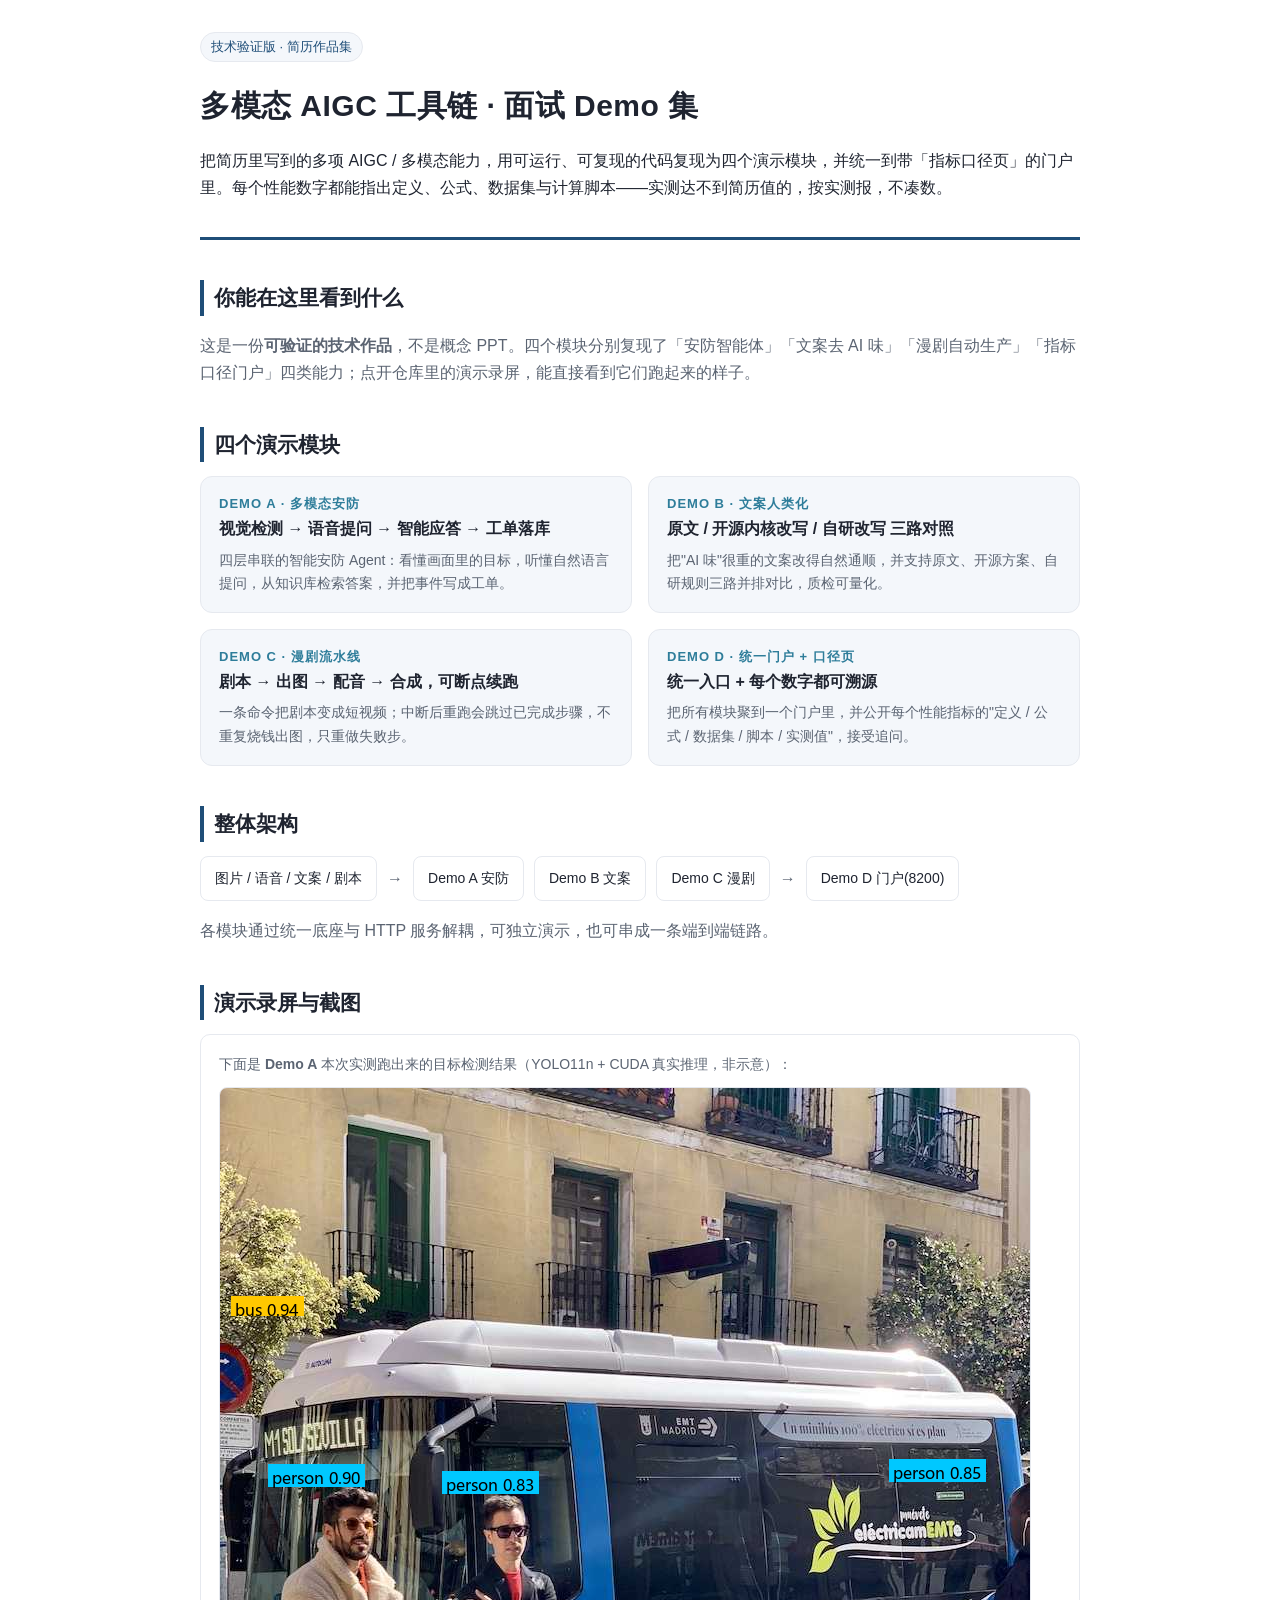
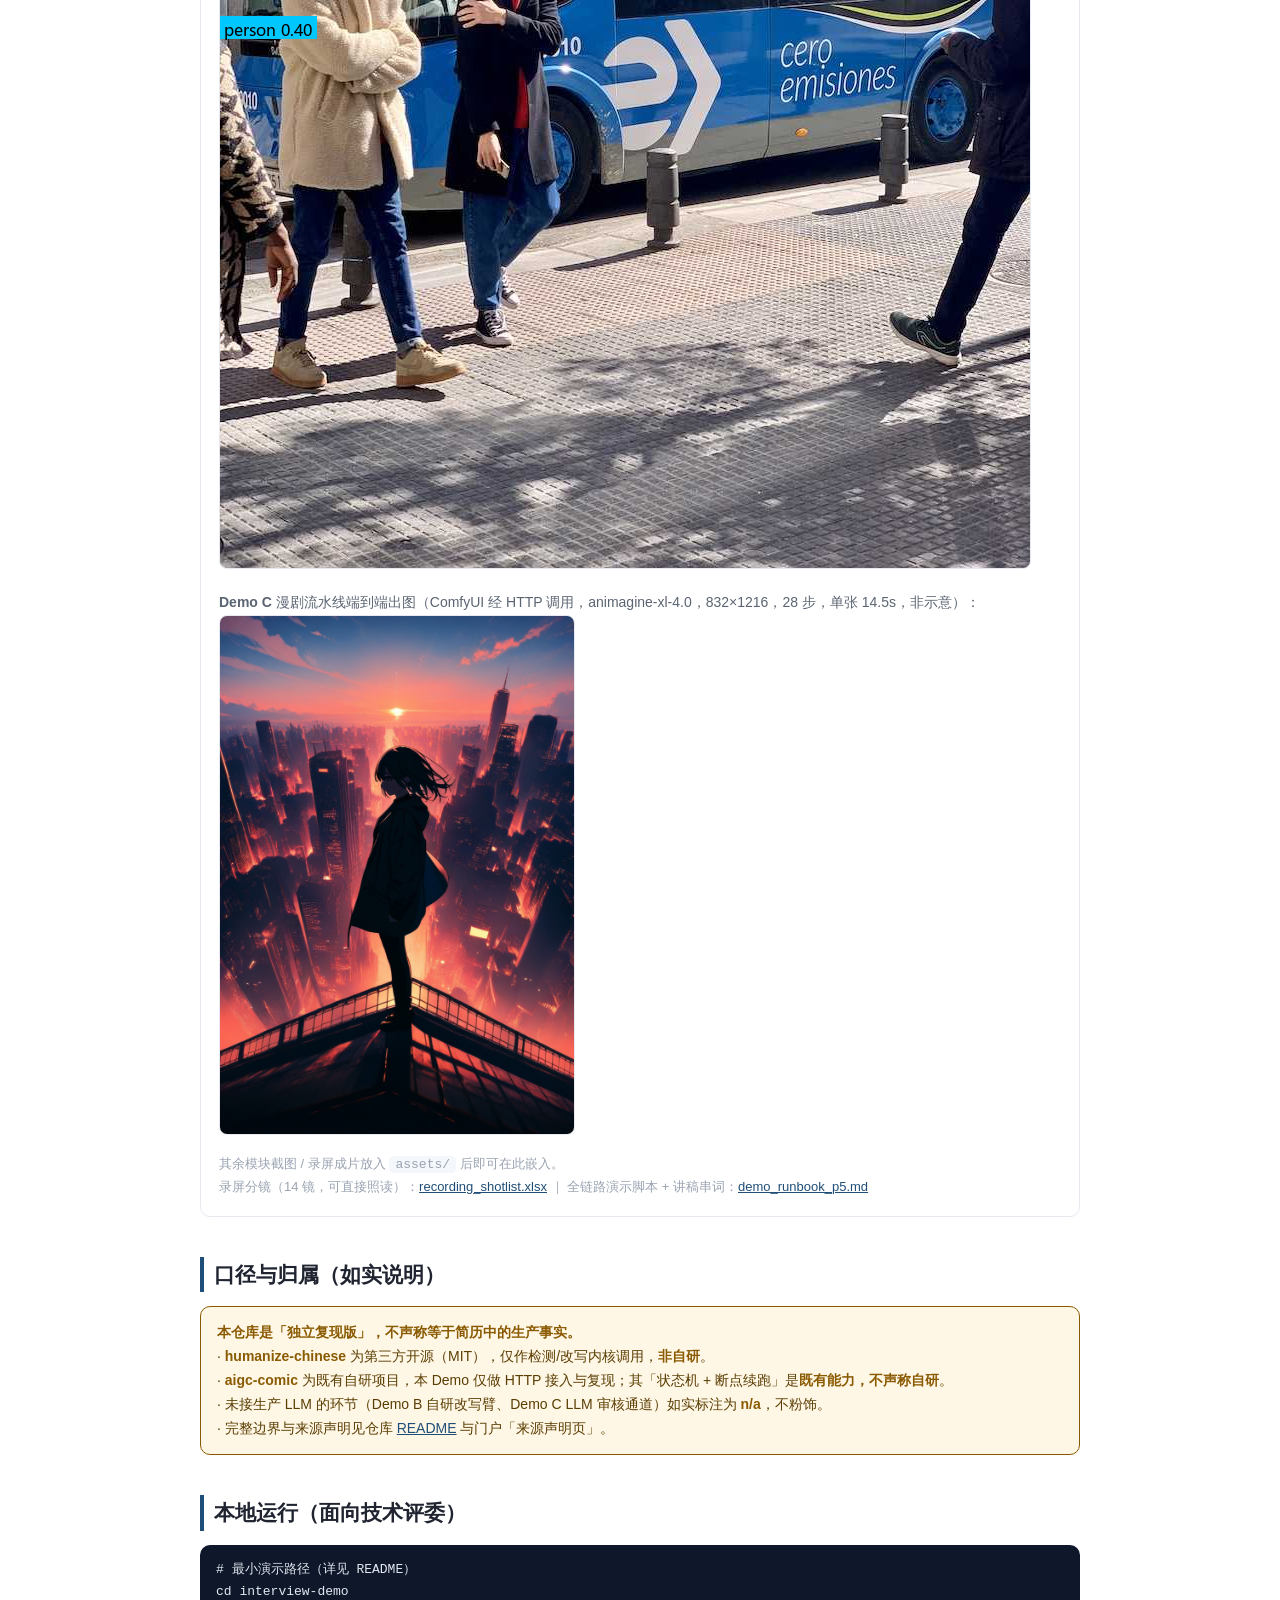
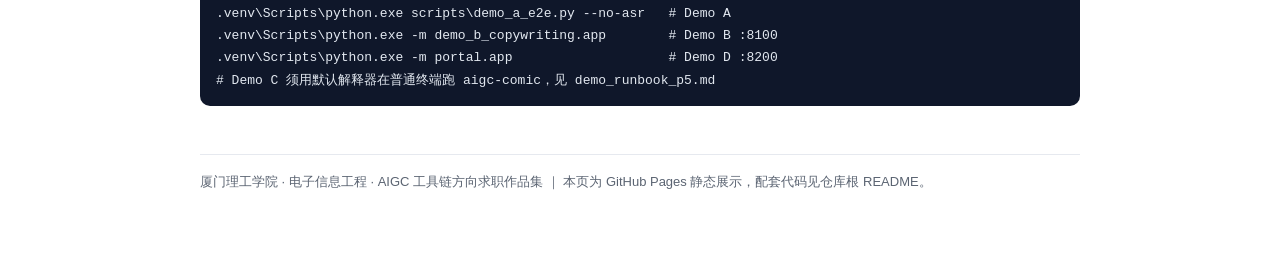
<file: index.html>
<!DOCTYPE html>
<html lang="zh-CN">
<head>
<meta charset="utf-8" />
<meta name="viewport" content="width=device-width, initial-scale=1" />
<title>面试 Demo 集 · 多模态 AIGC 工具链（技术验证版）</title>
<style>
  :root{
    --bg:#ffffff; --fg:#1f2430; --muted:#5b6472; --line:#e6e9ef;
    --brand:#1f4e78; --brand2:#2e7d9a; --soft:#f4f7fb; --warn:#8a5a00; --warnbg:#fff7e6;
  }
  *{box-sizing:border-box}
  body{margin:0;font-family:-apple-system,BlinkMacSystemFont,"Segoe UI","PingFang SC","Microsoft YaHei",sans-serif;
       color:var(--fg);background:var(--bg);line-height:1.7;}
  .wrap{max-width:920px;margin:0 auto;padding:32px 20px 64px;}
  header.hero{border-bottom:3px solid var(--brand);padding-bottom:20px;margin-bottom:28px;}
  .tag{display:inline-block;background:var(--soft);color:var(--brand);border:1px solid var(--line);
       padding:3px 10px;border-radius:999px;font-size:13px;margin-bottom:12px;}
  h1{font-size:30px;margin:6px 0 8px;letter-spacing:.5px;}
  h2{font-size:21px;margin:40px 0 14px;padding-left:10px;border-left:4px solid var(--brand);}
  h3{font-size:16px;margin:0 0 6px;}
  p{color:var(--muted);}
  .lead{font-size:16px;color:var(--fg);}
  .cards{display:grid;grid-template-columns:1fr 1fr;gap:16px;}
  .card{border:1px solid var(--line);border-radius:12px;padding:16px 18px;background:var(--soft);}
  .card .k{font-size:13px;color:var(--brand2);font-weight:600;letter-spacing:1px;}
  .card p{margin:6px 0 0;font-size:14px;}
  .arch{display:flex;flex-wrap:wrap;gap:10px;align-items:center;margin:10px 0;}
  .box{border:1px solid var(--line);border-radius:8px;padding:10px 14px;background:#fff;font-size:14px;}
  .arrow{color:var(--muted);}
  .note{border:1px solid var(--warn);background:var(--warnbg);border-radius:10px;padding:14px 16px;font-size:14px;color:#5a3d00;}
  .note b{color:var(--warn);}
  .media{border:1px dashed var(--line);border-radius:10px;padding:18px;text-align:center;color:var(--muted);font-size:14px;}
  pre{background:#0f172a;color:#e2e8f0;padding:14px 16px;border-radius:10px;overflow:auto;font-size:13px;}
  code{background:var(--soft);padding:1px 6px;border-radius:5px;font-size:13px;}
  footer{margin-top:48px;border-top:1px solid var(--line);padding-top:16px;font-size:13px;color:var(--muted);}
  a{color:var(--brand);}
  @media (max-width:640px){.cards{grid-template-columns:1fr;}}
</style>
</head>
<body>
<div class="wrap">

  <header class="hero">
    <span class="tag">技术验证版 · 简历作品集</span>
    <h1>多模态 AIGC 工具链 · 面试 Demo 集</h1>
    <p class="lead">把简历里写到的多项 AIGC / 多模态能力，用可运行、可复现的代码复现为四个演示模块，并统一到带「指标口径页」的门户里。每个性能数字都能指出定义、公式、数据集与计算脚本——实测达不到简历值的，按实测报，不凑数。</p>
  </header>

  <h2>你能在这里看到什么</h2>
  <p>这是一份<b>可验证的技术作品</b>，不是概念 PPT。四个模块分别复现了「安防智能体」「文案去 AI 味」「漫剧自动生产」「指标口径门户」四类能力；点开仓库里的演示录屏，能直接看到它们跑起来的样子。</p>

  <h2>四个演示模块</h2>
  <div class="cards">
    <div class="card">
      <div class="k">DEMO A · 多模态安防</div>
      <h3>视觉检测 → 语音提问 → 智能应答 → 工单落库</h3>
      <p>四层串联的智能安防 Agent：看懂画面里的目标，听懂自然语言提问，从知识库检索答案，并把事件写成工单。</p>
    </div>
    <div class="card">
      <div class="k">DEMO B · 文案人类化</div>
      <h3>原文 / 开源内核改写 / 自研改写 三路对照</h3>
      <p>把"AI 味"很重的文案改得自然通顺，并支持原文、开源方案、自研规则三路并排对比，质检可量化。</p>
    </div>
    <div class="card">
      <div class="k">DEMO C · 漫剧流水线</div>
      <h3>剧本 → 出图 → 配音 → 合成，可断点续跑</h3>
      <p>一条命令把剧本变成短视频；中断后重跑会跳过已完成步骤，不重复烧钱出图，只重做失败步。</p>
    </div>
    <div class="card">
      <div class="k">DEMO D · 统一门户 + 口径页</div>
      <h3>统一入口 + 每个数字都可溯源</h3>
      <p>把所有模块聚到一个门户里，并公开每个性能指标的"定义 / 公式 / 数据集 / 脚本 / 实测值"，接受追问。</p>
    </div>
  </div>

  <h2>整体架构</h2>
  <div class="arch">
    <span class="box">图片 / 语音 / 文案 / 剧本</span>
    <span class="arrow">→</span>
    <span class="box">Demo A 安防</span>
    <span class="box">Demo B 文案</span>
    <span class="box">Demo C 漫剧</span>
    <span class="arrow">→</span>
    <span class="box">Demo D 门户(8200)</span>
  </div>
  <p>各模块通过统一底座与 HTTP 服务解耦，可独立演示，也可串成一条端到端链路。</p>

  <h2>演示录屏与截图</h2>
  <div class="media" style="border-style:solid;text-align:left">
    <p style="margin:0 0 10px">下面是 <b>Demo A</b> 本次实测跑出来的目标检测结果（YOLO11n + CUDA 真实推理，非示意）：</p>
    <img src="./assets/demo_a_detected.png" alt="Demo A 检测图" style="max-width:100%;border-radius:8px;border:1px solid var(--line)" />
    <p style="margin:14px 0 0"><b>Demo C</b> 漫剧流水线端到端出图（ComfyUI 经 HTTP 调用，animagine-xl-4.0，832×1216，28 步，单张 14.5s，非示意）：</p>
    <img src="./assets/demo_c_frame.png" alt="Demo C 出图" style="max-width:100%;max-height:520px;border-radius:8px;border:1px solid var(--line)" />
    <p style="margin:10px 0 0;font-size:13px;color:#9aa3b2">
      其余模块截图 / 录屏成片放入 <code>assets/</code> 后即可在此嵌入。<br/>
      录屏分镜（14 镜，可直接照读）：<a href="./docs/recording_shotlist.xlsx">recording_shotlist.xlsx</a> ｜
      全链路演示脚本 + 讲稿串词：<a href="./docs/demo_runbook_p5.md">demo_runbook_p5.md</a>
    </p>
  </div>

  <h2>口径与归属（如实说明）</h2>
  <div class="note">
    <b>本仓库是「独立复现版」，不声称等于简历中的生产事实。</b><br/>
    · <b>humanize-chinese</b> 为第三方开源（MIT），仅作检测/改写内核调用，<b>非自研</b>。<br/>
    · <b>aigc-comic</b> 为既有自研项目，本 Demo 仅做 HTTP 接入与复现；其「状态机 + 断点续跑」是<b>既有能力，不声称自研</b>。<br/>
    · 未接生产 LLM 的环节（Demo B 自研改写臂、Demo C LLM 审核通道）如实标注为 <b>n/a</b>，不粉饰。<br/>
    · 完整边界与来源声明见仓库 <a href="./README.md">README</a> 与门户「来源声明页」。
  </div>

  <h2>本地运行（面向技术评委）</h2>
  <pre># 最小演示路径（详见 README）
cd interview-demo
.venv\Scripts\python.exe scripts\demo_a_e2e.py --no-asr   # Demo A
.venv\Scripts\python.exe -m demo_b_copywriting.app        # Demo B :8100
.venv\Scripts\python.exe -m portal.app                    # Demo D :8200
# Demo C 须用默认解释器在普通终端跑 aigc-comic，见 demo_runbook_p5.md</pre>

  <footer>
    厦门理工学院 · 电子信息工程 · AIGC 工具链方向求职作品集 ｜
    本页为 GitHub Pages 静态展示，配套代码见仓库根 README。
  </footer>

</div>
</body>
</html>
</file>
